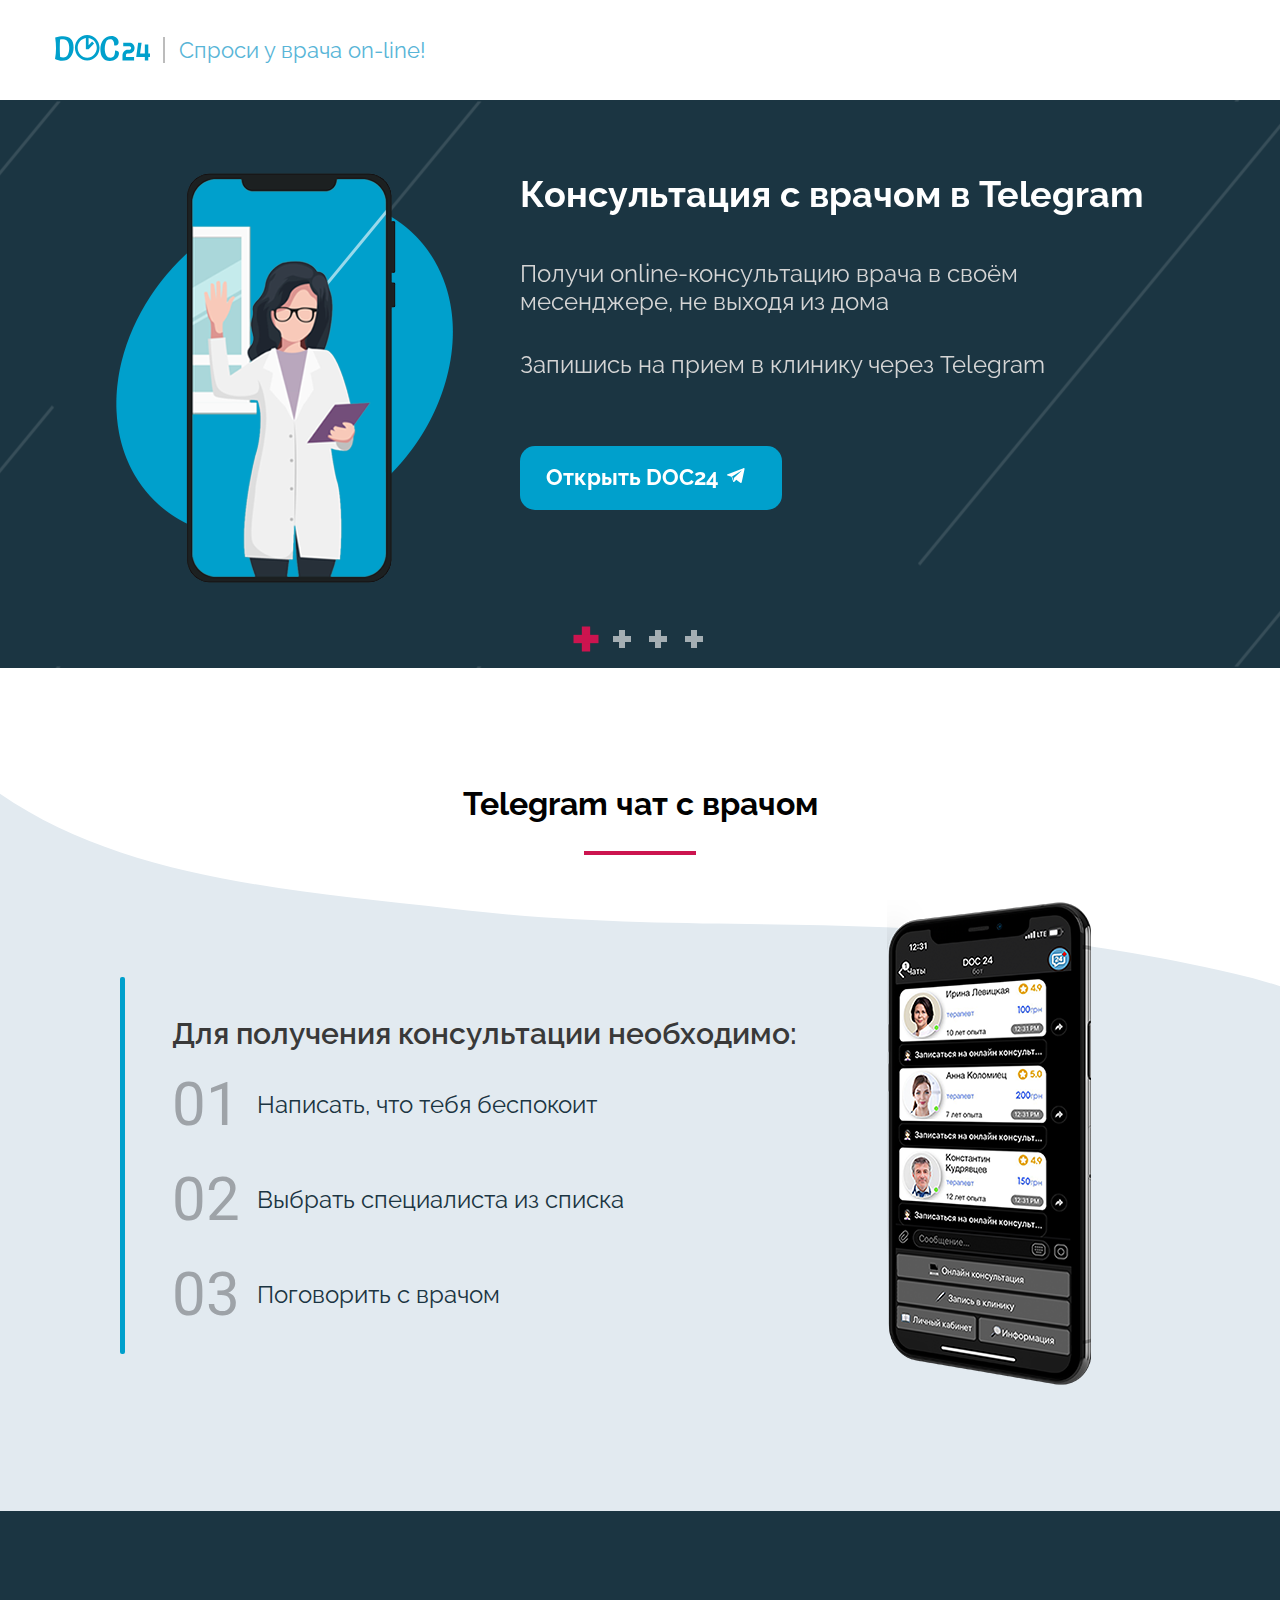
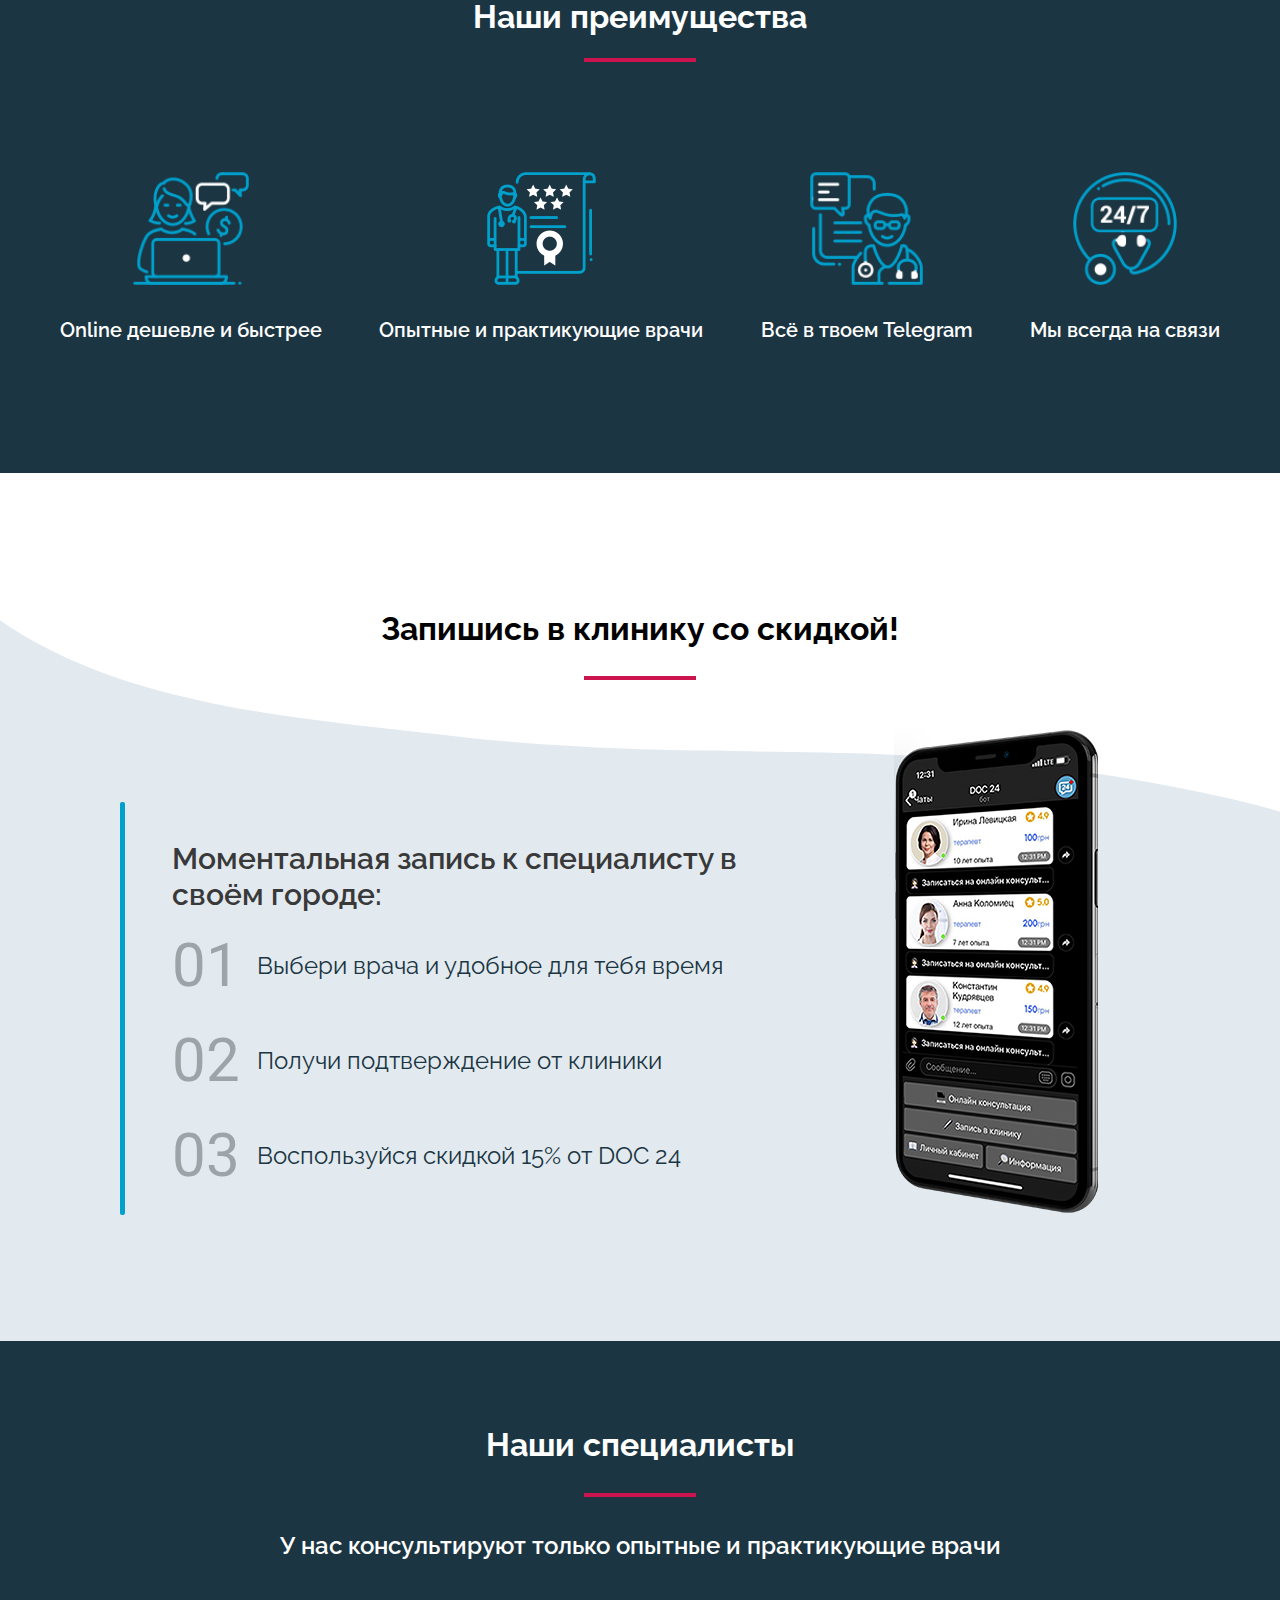
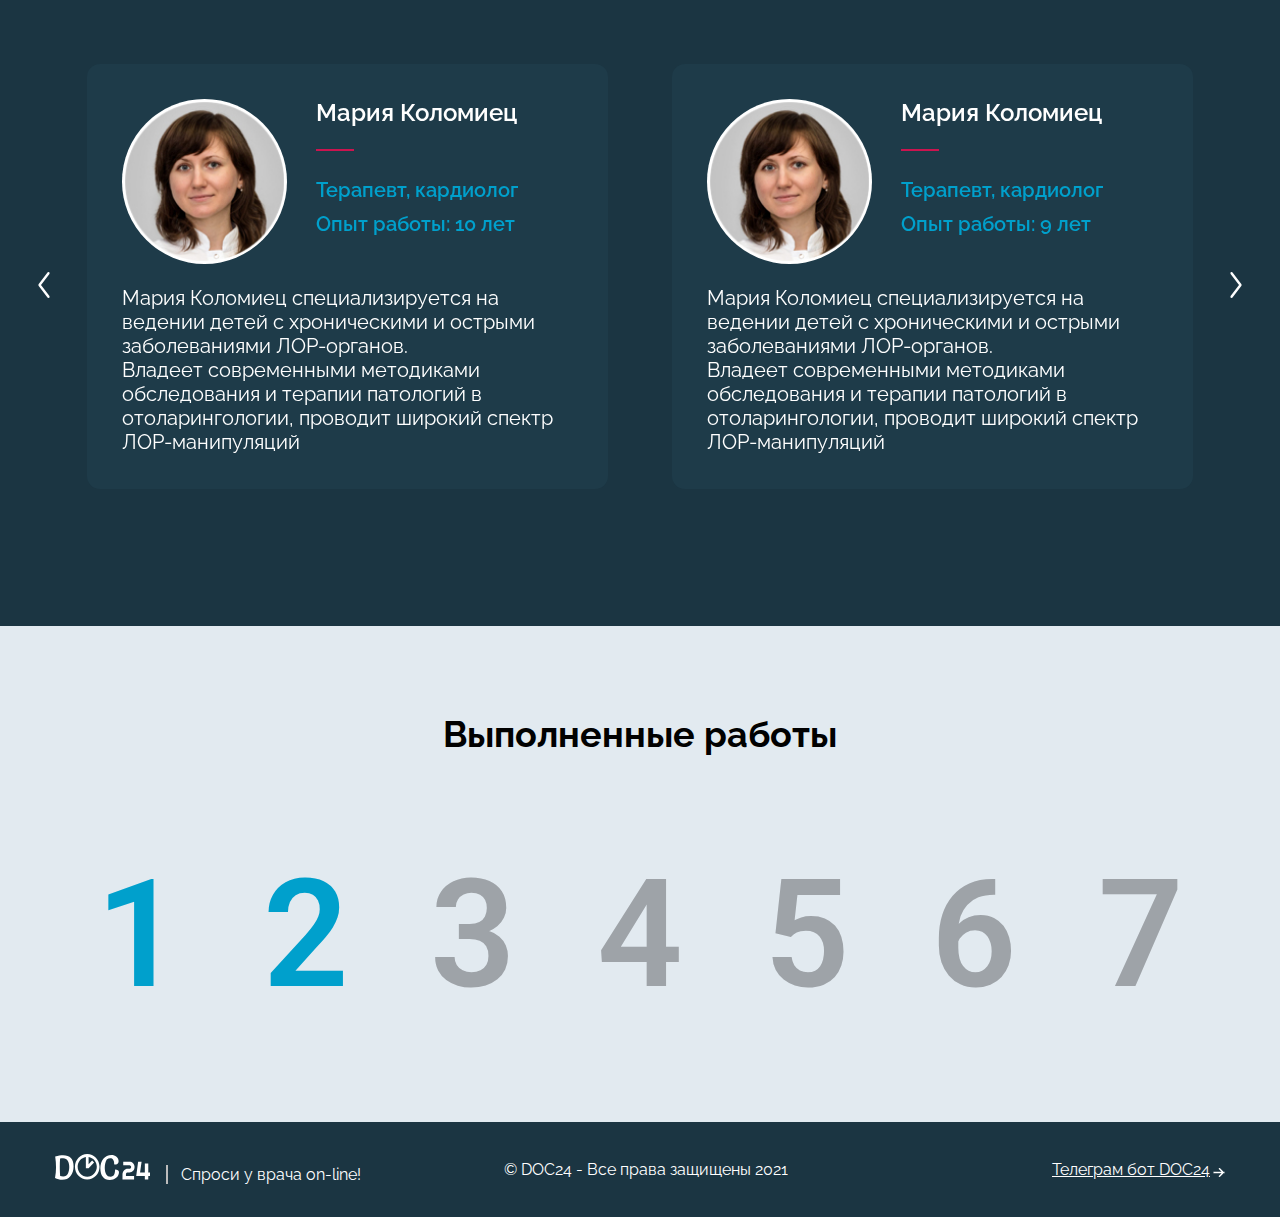
<file: index.html>
<!DOCTYPE html>
<html lang="en">

<head>
  <meta charset="UTF-8">
  <meta name="viewport" content="width=device-width, initial-scale=1.0">
  <meta http-equiv="X-UA-Compatible" content="ie=edge">
  <title>Document</title>
  <link href="https://fonts.googleapis.com/css2?family=Raleway:wght@300;400;600;700&display=swap" rel="stylesheet">
  <link href="https://fonts.googleapis.com/css2?family=Roboto:wght@900&display=swap" rel="stylesheet">
  <link rel="stylesheet" href="css/reset.css">
  <link rel="stylesheet" href="css/slick.css">
  <link rel="stylesheet" href="css/style.css">
  <link rel="stylesheet" href="css/media.css">
</head>

<body>

  <header class="header">
    <div class="container">
      <nav class="header__line">
        <a href="#">
          <svg alt="logo" class="header__logo" width="95" height="26" viewBox="0 0 95 26" fill="none"
            xmlns="http://www.w3.org/2000/svg">
            <path fill-rule="evenodd" clip-rule="evenodd"
              d="M44.5431 12.7953C44.5431 19.8619 39.0307 25.5906 32.2308 25.5906C25.4309 25.5906 19.9185 19.8619 19.9185 12.7953C19.9185 5.72864 25.4309 0 32.2308 0C39.0307 0 44.5431 5.72864 44.5431 12.7953ZM41.8071 12.7953C41.8071 18.2915 37.5196 22.7472 32.2308 22.7472C26.942 22.7472 22.6546 18.2915 22.6546 12.7953C22.6546 7.7817 26.222 3.63402 30.8628 2.94418V14.217H33.5989L39.071 8.53018L37.1363 6.5196L33.5989 10.1958V2.94418C38.2396 3.63403 41.8071 7.7817 41.8071 12.7953Z"
              fill="#00a0cc" />
            <path
              d="M61.4848 2.69554C60.0621 1.53543 58.3986 0.955378 56.4943 0.955378C53.0796 0.955378 50.3655 2.25197 48.3517 4.84514C46.3599 7.41557 45.3639 10.5206 45.3639 14.1601C45.3639 17.7996 46.1629 20.6885 47.7607 22.8268C49.3586 24.9423 51.7007 26 54.7869 26C57.1509 26 59.2741 25.2721 61.1565 23.8163C63.0389 22.3377 63.9801 20.4838 63.9801 18.2546C63.9801 17.2992 63.608 16.6168 62.8638 16.2073C62.1196 15.7752 61.1893 15.5591 60.073 15.5591C60.073 17.629 59.7775 19.2896 59.1865 20.5407C58.5518 21.9738 57.326 22.6903 55.5093 22.6903C53.5393 22.6903 52.0837 21.8486 51.1425 20.1654C50.2232 18.4593 49.7635 16.3552 49.7635 13.853C49.7635 12.3517 49.9386 10.8276 50.2889 9.28084C50.6391 7.73403 51.1316 6.48294 51.7663 5.52756C52.8389 4.68591 53.999 4.26509 55.2466 4.26509C56.5161 4.26509 57.4792 4.72003 58.1359 5.62992C58.7925 6.51706 59.1318 7.67716 59.1537 9.11024C59.1537 9.51968 59.1209 9.90639 59.0552 10.2703C59.5149 10.4751 60.1278 10.5774 60.8938 10.5774C61.6599 10.5774 62.3057 10.259 62.831 9.62205C63.3563 8.98513 63.619 8.1776 63.619 7.19947C63.619 5.35695 62.9076 3.85564 61.4848 2.69554Z"
              fill="#00a0cc" />
            <path fill-rule="evenodd" clip-rule="evenodd"
              d="M1.01781 13.5118C1.01781 17.1514 0.678541 20.6658 0 24.0551C2.29829 25.2152 4.67319 25.7953 7.12471 25.7953C10.7144 25.7953 13.5162 24.5101 15.5299 21.9396C17.5655 19.3465 18.5833 16.1619 18.5833 12.3858C18.5833 8.6098 17.6859 5.80052 15.8911 3.95801C14.1181 2.09274 11.5243 1.1601 8.10969 1.1601C5.8114 1.1601 3.17383 1.5923 0.196993 2.45669C0.744206 6.18723 1.01781 9.87227 1.01781 13.5118ZM4.79358 12.6929C4.79358 10.077 4.89208 7.38145 5.08908 4.6063C5.98651 4.33333 7.01527 4.19685 8.17536 4.19685C10.2985 4.19685 11.8636 5.10674 12.8704 6.92651C13.7898 8.54156 14.2494 10.5888 14.2494 13.0682C14.2494 15.6387 13.8226 17.811 12.9689 19.5853C12.5312 20.5179 11.8964 21.2572 11.0646 21.8031C10.2548 22.3263 9.29167 22.5879 8.17536 22.5879C7.05904 22.5879 6.05217 22.4287 5.15474 22.1102C4.91397 18.4252 4.79358 15.2861 4.79358 12.6929Z"
              fill="#00a0cc" />
            <path
              d="M79.5615 13.0452C79.5615 13.7866 79.4253 14.4863 79.1527 15.1444C78.8802 15.7942 78.5075 16.3648 78.0345 16.8563C77.5696 17.3394 77.0245 17.7226 76.3993 18.0059C75.7741 18.2891 75.1048 18.4307 74.3913 18.4307H72.6599C72.4195 18.4307 72.195 18.4765 71.9866 18.5681C71.7782 18.6598 71.5938 18.7889 71.4335 18.9555C71.2812 19.1138 71.161 19.3012 71.0728 19.5178C70.9846 19.7344 70.9405 19.9676 70.9405 20.2175V22.0044H79.0926V25.5906H67.4897V20.2175C67.4897 19.4761 67.626 18.7806 67.8985 18.1308C68.1711 17.4727 68.5398 16.9021 69.0047 16.4189C69.4777 15.9275 70.0267 15.5443 70.652 15.2694C71.2772 14.9861 71.9465 14.8445 72.6599 14.8445H74.3913C74.6318 14.8445 74.8563 14.7987 75.0647 14.7071C75.2731 14.6154 75.4534 14.4905 75.6057 14.3322C75.7661 14.1656 75.8903 13.974 75.9785 13.7574C76.0666 13.5325 76.1107 13.2951 76.1107 13.0452C76.1107 12.7953 76.0666 12.562 75.9785 12.3454C75.8903 12.1289 75.7661 11.9414 75.6057 11.7831C75.4534 11.6165 75.2731 11.4874 75.0647 11.3958C74.8563 11.3042 74.6318 11.2583 74.3913 11.2583H68.2352V7.67217H74.3913C75.1048 7.67217 75.7741 7.81378 76.3993 8.09701C77.0245 8.38024 77.5696 8.7676 78.0345 9.25908C78.5075 9.74224 78.8802 10.3087 79.1527 10.9585C79.4253 11.6082 79.5615 12.3038 79.5615 13.0452Z"
              fill="#00a0cc" />
            <path
              d="M95 22.0044H93.2806V25.5906H89.8298V22.0044H81.2088L83.1326 7.67217H86.5834L85.0804 18.4307H89.8298V9.4715H93.2806V18.4307H95V22.0044Z"
              fill="#00a0cc" />
          </svg>

        </a>
        <a href="#" class="header__link">
          Спроси у врача on-line!
        </a>
      </nav>
    </div>
    <div class="header__slider">
      <div class="header__slider-item" style="background-image: url(images/header_bg.png);">
        <div class="container">
          <div class="header__slider-content">
            <img src="images/header_img.png" alt="" class="header__slider-img">
            <div class="header__slider-descr">
              <h1 class="header__slider-title title--1">
                Консультация с врачом в Telegram
              </h1>
              <p class="header__slider-text header__slider-text--1">
                Получи online-консультацию врача
                в своём месенджере, не выходя из дома
              </p>
              <p class="header__slider-text">
                Запишись на прием в клинику через Telegram
              </p>
              <a href="#" class="header__slider-button">
                Открыть DOC24
              </a>
            </div>
          </div>
        </div>
      </div>
      <div class="header__slider-item" style="background-image: url(images/header_bg.png);">
        <div class="container">
          <div class="header__slider-content">
            <img src="images/header_img.png" alt="" class="header__slider-img">
            <div class="header__slider-descr">
              <div class="header__slider-title title--1">
                Консультация с врачом в Telegram
              </div>
              <p class="header__slider-text header__slider-text--1">
                Получи online-консультацию врача
                в своём месенджере, не выходя из дома
              </p>
              <p class="header__slider-text">
                Запишись на прием в клинику через Telegram
              </p>
              <a href="#" class="header__slider-button">
                Открыть DOC24
              </a>
            </div>
          </div>
        </div>
      </div>
      <div class="header__slider-item" style="background-image: url(images/header_bg.png);">
        <div class="container">
          <div class="header__slider-content">
            <img src="images/header_img.png" alt="" class="header__slider-img">
            <div class="header__slider-descr">
              <div class="header__slider-title title--1">
                Консультация с врачом в Telegram
              </div>
              <p class="header__slider-text header__slider-text--1">
                Получи online-консультацию врача
                в своём месенджере, не выходя из дома
              </p>
              <p class="header__slider-text">
                Запишись на прием в клинику через Telegram
              </p>
              <a href="#" class="header__slider-button">
                Открыть DOC24
              </a>
            </div>
          </div>
        </div>
      </div>
      <div class="header__slider-item" style="background-image: url(images/header_bg.png);">
        <div class="container">
          <div class="header__slider-content">
            <img src="images/header_img.png" alt="" class="header__slider-img">
            <div class="header__slider-descr">
              <div class="header__slider-title title--1">
                Консультация с врачом в Telegram
              </div>
              <p class="header__slider-text header__slider-text--1">
                Получи online-консультацию врача
                в своём месенджере, не выходя из дома
              </p>
              <p class="header__slider-text">
                Запишись на прием в клинику через Telegram
              </p>
              <a href="#" class="header__slider-button">
                Открыть DOC24
              </a>
            </div>
          </div>
        </div>
      </div>
    </div>
  </header>

  <section class="chat phone">
    <div class="container">
      <h3 class="chat__title title--2 redline phone__title">
        Telegram чат с врачом
      </h3>
      <div class="chat__item phone__item">
        <div class="chat__content phone__content">
          <div class="chat__content-title title--3 phone__content-title">
            Для получения консультации необходимо:
          </div>
          <ul class="chat__list phone__list">
            <li class="chat__points phone__points"><span>01</span> Написать, что тебя беспокоит</li>
            <li class="chat__points phone__points"><span>02</span> Выбрать специалиста из списка</li>
            <li class="chat__points phone__points"><span>03</span> Поговорить с врачом</li>
          </ul>
        </div>
        <div class="chat__image phone__image">
          <img src="images/chat_iphone.png" alt="">
        </div>
      </div>
    </div>
  </section>

  <section class="advantages">
    <div class="container">
      <h3 class="advantages__title title--1 redline">
        Наши преимущества
      </h3>
      <div class="advantages__items">
        <div class="advantages__item">
          <img src="images/item-1.png" alt="" class="advantages__item-img">
          <p class="advantages__item-text">Online дешевле и быстрее</p>
        </div>
        <div class="advantages__item">
          <img src="images/item-2.png" alt="" class="advantages__item-img">
          <p class="advantages__item-text">Опытные и практикующие
            врачи</p>
        </div>
        <div class="advantages__item">
          <img src="images/item-3.png" alt="" class="advantages__item-img">
          <p class="advantages__item-text">Всё в твоем Telegram</p>
        </div>
        <div class="advantages__item">
          <img src="images/item-4.png" alt="" class="advantages__item-img">
          <p class="advantages__item-text">Мы всегда на связи</p>
        </div>
      </div>
    </div>
  </section>

  <section class="sale phone">
    <div class="container">
      <h3 class="sale__title title--2 redline phone__title">
        Запишись в клинику со скидкой!
      </h3>
      <div class="sale__item phone__item">
        <div class="sale__content phone__content">
          <div class="sale__content-title title--3 phone__content-title">
            Моментальная запись к специалисту в своём городе:
          </div>
          <ul class="sale__list phone__list">
            <li class="sale__points phone__points"><span>01</span> Выбери врача и удобное для тебя время</li>
            <li class="sale__points phone__points"><span>02</span> Получи подтверждение от клиники</li>
            <li class="sale__points phone__points"><span>03</span> Воспользуйся скидкой 15% от DOC 24</li>
          </ul>
        </div>
        <div class="sale__image phone__image">
          <img src="images/chat_iphone.png" alt="">
        </div>
      </div>
    </div>
  </section>

  <section class="spec">
    <div class="container">
      <h3 class="spec__title title--1 redline">
        Наши специалисты
      </h3>
      <p class="spec__text">
        У нас консультируют только опытные и практикующие врачи
      </p>
      <div class="spec__slider">

        <div class="spec__slider-item">
          <div class="spec__slider-item-block">
            <img src="images/slider_photo.jpg" alt="" class="spec__slider-item-img">
            <div class="spec__slider-item-info">
              <div class="spec__slider-item-name">Мария Коломиец</div>
              <div class="spec__slider-item-prof">Терапевт, кардиолог</div>
              <div class="spec__slider-item-year">Опыт работы: 10 лет</div>
            </div>
          </div>
          <p class="spec__slider-item-text">Мария Коломиец специализируется на ведении детей с хроническими и острыми
            заболеваниями ЛОР-органов.<br>
            Владеет современными методиками обследования и терапии патологий в отоларингологии, проводит широкий спектр
            ЛОР-манипуляций</p>
        </div>
        <div class="spec__slider-item">
          <div class="spec__slider-item-block">
            <img src="images/slider_photo.jpg" alt="" class="spec__slider-item-img">
            <div class="spec__slider-item-info">
              <div class="spec__slider-item-name">Мария Коломиец</div>
              <div class="spec__slider-item-prof">Терапевт, кардиолог</div>
              <div class="spec__slider-item-year">Опыт работы: 9 лет</div>
            </div>
          </div>
          <p class="spec__slider-item-text">Мария Коломиец специализируется на ведении детей с хроническими и острыми
            заболеваниями ЛОР-органов.<br>
            Владеет современными методиками обследования и терапии патологий в отоларингологии, проводит широкий спектр
            ЛОР-манипуляций</p>
        </div>

        <div class="spec__slider-item">
          <div class="spec__slider-item-block">
            <img src="images/slider_photo.jpg" alt="" class="spec__slider-item-img">
            <div class="spec__slider-item-info">
              <div class="spec__slider-item-name">Мария Коломиец</div>
              <div class="spec__slider-item-prof">Терапевт, кардиолог</div>
              <div class="spec__slider-item-year">Опыт работы: 8 лет</div>
            </div>
          </div>
          <p class="spec__slider-item-text">Мария Коломиец специализируется на ведении детей с хроническими и острыми
            заболеваниями ЛОР-органов.<br>
            Владеет современными методиками обследования и терапии патологий в отоларингологии, проводит широкий спектр
            ЛОР-манипуляций</p>
        </div>
        <div class="spec__slider-item">
          <div class="spec__slider-item-block">
            <img src="images/slider_photo.jpg" alt="" class="spec__slider-item-img">
            <div class="spec__slider-item-info">
              <div class="spec__slider-item-name">Мария Коломиец</div>
              <div class="spec__slider-item-prof">Терапевт, кардиолог</div>
              <div class="spec__slider-item-year">Опыт работы: 7 лет</div>
            </div>
          </div>
          <p class="spec__slider-item-text">Мария Коломиец специализируется на ведении детей с хроническими и острыми
            заболеваниями ЛОР-органов.<br>
            Владеет современными методиками обследования и терапии патологий в отоларингологии, проводит широкий спектр
            ЛОР-манипуляций</p>
        </div>
        <div class="spec__slider-item">
          <div class="spec__slider-item-block">
            <img src="images/slider_photo.jpg" alt="" class="spec__slider-item-img">
            <div class="spec__slider-item-info">
              <div class="spec__slider-item-name">Мария Коломиец</div>
              <div class="spec__slider-item-prof">Терапевт, кардиолог</div>
              <div class="spec__slider-item-year">Опыт работы: 6 лет</div>
            </div>
          </div>
          <p class="spec__slider-item-text">Мария Коломиец специализируется на ведении детей с хроническими и острыми
            заболеваниями ЛОР-органов.<br>
            Владеет современными методиками обследования и терапии патологий в отоларингологии, проводит широкий спектр
            ЛОР-манипуляций</p>
        </div>
      </div>
    </div>
  </section>

  <section class="ex">
    <div class="container">
      <div class="ex__title title--2">
        Выполненные работы
      </div>
      <div class="ex__inner">
        <ul class="ex__list">
          <li class="ex__list-item">
            <a href="1/index.html" class="ex__list-link ex__list-link--done">1</a>
          </li>
          <li class="ex__list-item">
            <a href="2/index.html" class="ex__list-link ex__list-link--done">2</a>
          </li>
          <li class="ex__list-item">
            <a href="#" class="ex__list-link">3</a>
          </li>
          <li class="ex__list-item">
            <a href="#" class="ex__list-link">4</a>
          </li>
          <li class="ex__list-item">
            <a href="#" class="ex__list-link">5</a>
          </li>
          <li class="ex__list-item">
            <a href="#" class="ex__list-link">6</a>
          </li>
          <li class="ex__list-item">
            <a href="#" class="ex__list-link">7</a>
          </li>
        </ul>
      </div>
    </div>
  </section>

  <footer class="footer">
    <div class="container">
      <div class="footer__inner">
        <div class="footer__first">
          <a href="#">
            <svg alt="logo" class="footer__logo" width="95" height="26" viewBox="0 0 95 26" fill="none"
              xmlns="http://www.w3.org/2000/svg">
              <path fill-rule="evenodd" clip-rule="evenodd"
                d="M44.5431 12.7953C44.5431 19.8619 39.0307 25.5906 32.2308 25.5906C25.4309 25.5906 19.9185 19.8619 19.9185 12.7953C19.9185 5.72864 25.4309 0 32.2308 0C39.0307 0 44.5431 5.72864 44.5431 12.7953ZM41.8071 12.7953C41.8071 18.2915 37.5196 22.7472 32.2308 22.7472C26.942 22.7472 22.6546 18.2915 22.6546 12.7953C22.6546 7.7817 26.222 3.63402 30.8628 2.94418V14.217H33.5989L39.071 8.53018L37.1363 6.5196L33.5989 10.1958V2.94418C38.2396 3.63403 41.8071 7.7817 41.8071 12.7953Z"
                fill="white" />
              <path
                d="M61.4848 2.69554C60.0621 1.53543 58.3986 0.955378 56.4943 0.955378C53.0796 0.955378 50.3655 2.25197 48.3517 4.84514C46.3599 7.41557 45.3639 10.5206 45.3639 14.1601C45.3639 17.7996 46.1629 20.6885 47.7607 22.8268C49.3586 24.9423 51.7007 26 54.7869 26C57.1509 26 59.2741 25.2721 61.1565 23.8163C63.0389 22.3377 63.9801 20.4838 63.9801 18.2546C63.9801 17.2992 63.608 16.6168 62.8638 16.2073C62.1196 15.7752 61.1893 15.5591 60.073 15.5591C60.073 17.629 59.7775 19.2896 59.1865 20.5407C58.5518 21.9738 57.326 22.6903 55.5093 22.6903C53.5393 22.6903 52.0837 21.8486 51.1425 20.1654C50.2232 18.4593 49.7635 16.3552 49.7635 13.853C49.7635 12.3517 49.9386 10.8276 50.2889 9.28084C50.6391 7.73403 51.1316 6.48294 51.7663 5.52756C52.8389 4.68591 53.999 4.26509 55.2466 4.26509C56.5161 4.26509 57.4792 4.72003 58.1359 5.62992C58.7925 6.51706 59.1318 7.67716 59.1537 9.11024C59.1537 9.51968 59.1209 9.90639 59.0552 10.2703C59.5149 10.4751 60.1278 10.5774 60.8938 10.5774C61.6599 10.5774 62.3057 10.259 62.831 9.62205C63.3563 8.98513 63.619 8.1776 63.619 7.19947C63.619 5.35695 62.9076 3.85564 61.4848 2.69554Z"
                fill="white" />
              <path fill-rule="evenodd" clip-rule="evenodd"
                d="M1.01781 13.5118C1.01781 17.1514 0.678541 20.6658 0 24.0551C2.29829 25.2152 4.67319 25.7953 7.12471 25.7953C10.7144 25.7953 13.5162 24.5101 15.5299 21.9396C17.5655 19.3465 18.5833 16.1619 18.5833 12.3858C18.5833 8.6098 17.6859 5.80052 15.8911 3.95801C14.1181 2.09274 11.5243 1.1601 8.10969 1.1601C5.8114 1.1601 3.17383 1.5923 0.196993 2.45669C0.744206 6.18723 1.01781 9.87227 1.01781 13.5118ZM4.79358 12.6929C4.79358 10.077 4.89208 7.38145 5.08908 4.6063C5.98651 4.33333 7.01527 4.19685 8.17536 4.19685C10.2985 4.19685 11.8636 5.10674 12.8704 6.92651C13.7898 8.54156 14.2494 10.5888 14.2494 13.0682C14.2494 15.6387 13.8226 17.811 12.9689 19.5853C12.5312 20.5179 11.8964 21.2572 11.0646 21.8031C10.2548 22.3263 9.29167 22.5879 8.17536 22.5879C7.05904 22.5879 6.05217 22.4287 5.15474 22.1102C4.91397 18.4252 4.79358 15.2861 4.79358 12.6929Z"
                fill="white" />
              <path
                d="M79.5615 13.0452C79.5615 13.7866 79.4253 14.4863 79.1527 15.1444C78.8802 15.7942 78.5075 16.3648 78.0345 16.8563C77.5696 17.3394 77.0245 17.7226 76.3993 18.0059C75.7741 18.2891 75.1048 18.4307 74.3913 18.4307H72.6599C72.4195 18.4307 72.195 18.4765 71.9866 18.5681C71.7782 18.6598 71.5938 18.7889 71.4335 18.9555C71.2812 19.1138 71.161 19.3012 71.0728 19.5178C70.9846 19.7344 70.9405 19.9676 70.9405 20.2175V22.0044H79.0926V25.5906H67.4897V20.2175C67.4897 19.4761 67.626 18.7806 67.8985 18.1308C68.1711 17.4727 68.5398 16.9021 69.0047 16.4189C69.4777 15.9275 70.0267 15.5443 70.652 15.2694C71.2772 14.9861 71.9465 14.8445 72.6599 14.8445H74.3913C74.6318 14.8445 74.8563 14.7987 75.0647 14.7071C75.2731 14.6154 75.4534 14.4905 75.6057 14.3322C75.7661 14.1656 75.8903 13.974 75.9785 13.7574C76.0666 13.5325 76.1107 13.2951 76.1107 13.0452C76.1107 12.7953 76.0666 12.562 75.9785 12.3454C75.8903 12.1289 75.7661 11.9414 75.6057 11.7831C75.4534 11.6165 75.2731 11.4874 75.0647 11.3958C74.8563 11.3042 74.6318 11.2583 74.3913 11.2583H68.2352V7.67217H74.3913C75.1048 7.67217 75.7741 7.81378 76.3993 8.09701C77.0245 8.38024 77.5696 8.7676 78.0345 9.25908C78.5075 9.74224 78.8802 10.3087 79.1527 10.9585C79.4253 11.6082 79.5615 12.3038 79.5615 13.0452Z"
                fill="white" />
              <path
                d="M95 22.0044H93.2806V25.5906H89.8298V22.0044H81.2088L83.1326 7.67217H86.5834L85.0804 18.4307H89.8298V9.4715H93.2806V18.4307H95V22.0044Z"
                fill="white" />
            </svg>
          </a>
          <a href="#" class="footer__logo-link">
            Спроси у врача on-line!
          </a>
        </div>
        <div class="footer__copy">
          © DOC24 - Все права защищены 2021
        </div>
        <div class="footer__bot">
          <a href="" class="footer__bot-link">
            Телеграм бот DOC24
          </a>
        </div>
      </div>
    </div>
  </footer>


  <script src="https://ajax.googleapis.com/ajax/libs/jquery/3.4.1/jquery.min.js"></script>
  <script src="js/slick.min.js"></script>
  <script src="js/main.js"></script>
</body>

</html>
</file>
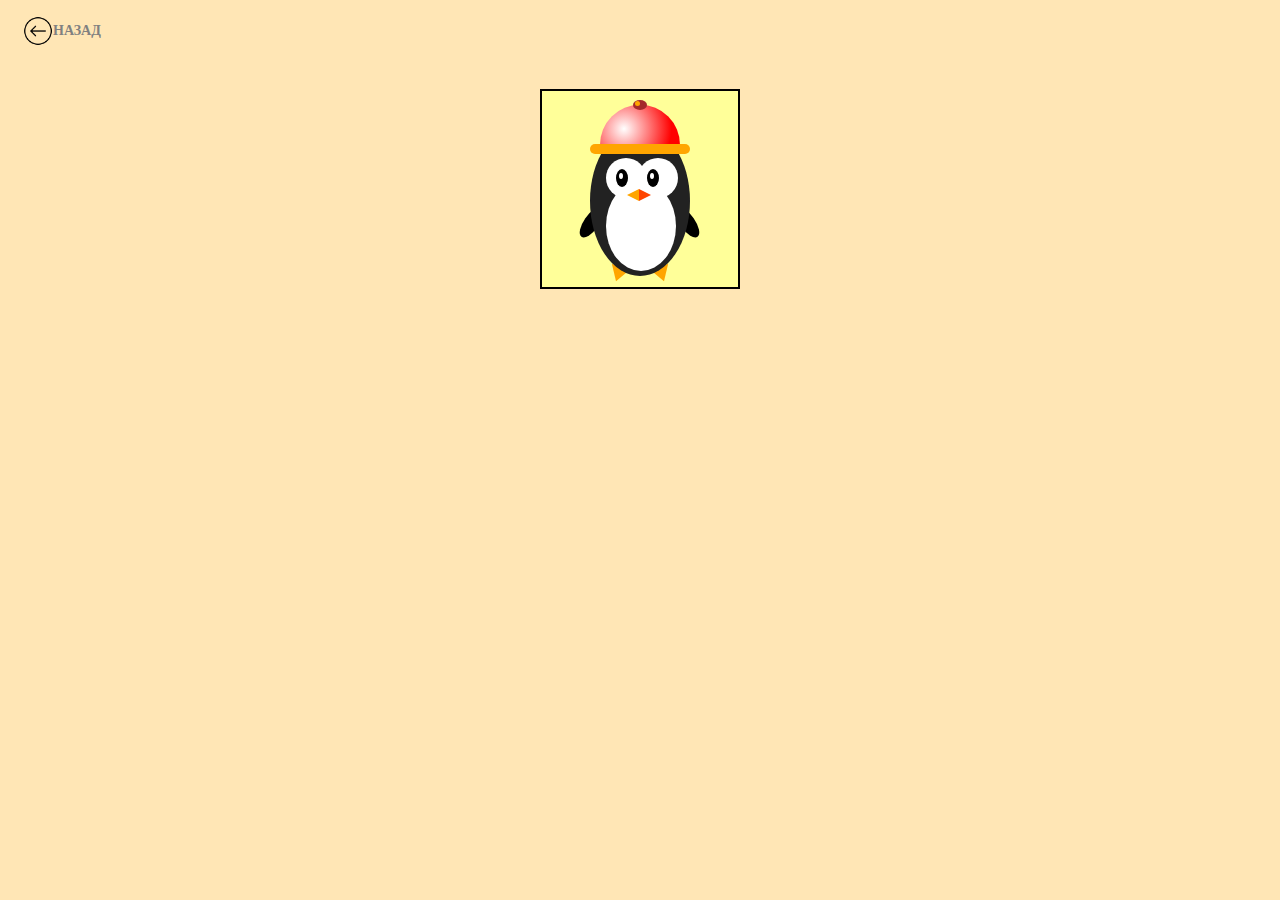
<file: 1/index.html>
<!DOCTYPE html>
<html lang="en">

<head>
  <meta charset="UTF-8">
  <meta http-equiv="X-UA-Compatible" content="IE=edge">
  <meta name="viewport" content="width=device-width, initial-scale=1.0">
  <title>Document</title>
  <link rel="stylesheet" href="zadanie1.css">
</head>

<body>
  <a class="href-back" href="../index.html">НАЗАД</a>
  <div class="content">
    <div class="penguin">
      <div class="helm">
        <div class="helm__top">

        </div>
        <div class="helm__med helm__dop">

        </div>
        <div class="helm__bot"></div>
      </div>
      <div class="body">
        <div class="body-black">
        </div>
        <div class="body-white">
          <div class="eyes eye--left"></div>
          <div class="eyes eye--right"></div>
          <div class="nose"></div>
        </div>
        <div class="hands hand--left"></div>
        <div class="hands hand--right"></div>
        <div class="legs leg-left"></div>
        <div class="legs leg-right"></div>
      </div>
    </div>
  </div>
</body>

</html>
</file>
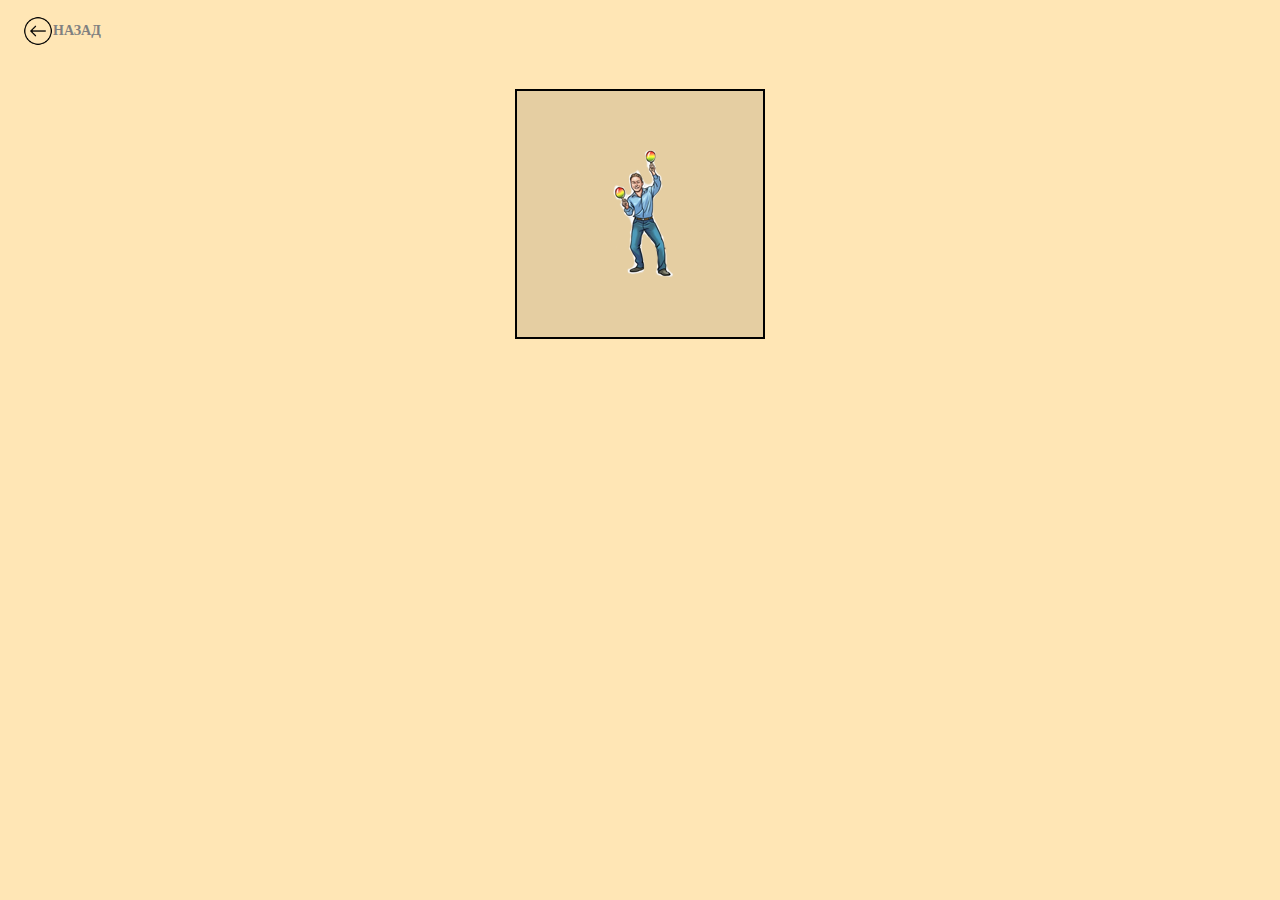
<file: 2/index.html>
<!DOCTYPE html>
<html lang="en">

<head>
  <meta charset="UTF-8">
  <meta http-equiv="X-UA-Compatible" content="IE=edge">
  <meta name="viewport" content="width=device-width, initial-scale=1.0">
  <title>Document</title>
  <link rel="stylesheet" href="zadanie2.css">
</head>

<body>
  <a class="href-back" href="../index.html">НАЗАД</a>
  <div class="flex-content">
    <div class="flex-content__ilon-1">
      <img src="img/ilon1.png" alt="1" class="flex-content__ilon-img1">
    </div>
    <div class="flex-content__ilon-2">
      <p class="flex-content__text-1">Как тебе такое?</p>
      <img src="img/ilon2.png" alt="2" class="flex-content__ilon-img2">
    </div>
    <div class="flex-content__ilon-3">
      <p class="flex-content__text-2">Это еще не тесла :)</p>
      <img src="img/ilon3.png" alt="3" class="flex-content__ilon-img3">
    </div>
  </div>
</body>

</html>
</file>
<file: css/style.css>
html{
    box-sizing: border-box;
}

*,
*::before,
*::after{
    box-sizing: inherit;
}

body{
    font-family: 'Raleway', sans-serif;
    font-weight: 400;
    font-size: 22px;
    line-height: 26px;
    color: #fff;
}

a{
    text-decoration: none;
}

.container{
    max-width: 1200px;
    padding: 0 15px;
    margin: 0 auto;
}

.title--1{
    font-size: 32px;
    line-height: 38px;
    font-weight: 700;
}

.title--2{
    font-size: 32px;
    line-height: 38px;
    color: #010101;
    font-weight: 700;
}

.title--3{
    color: #393939;
    font-size: 30px;
    line-height: 36px;
    font-weight: 600;
}

.redline{
    position: relative;
}

.redline::after{
    content: "";
    width: 112px;
    height: 4px;
    position: absolute;
    background-color: #cc144f;
    margin: 0 auto;
    left: 0;
    right: 0;
    bottom: 0;
}

.header__line{
    display: flex;
    height: 100px;
    align-items: center;
}

.header__logo{
    margin-right: 13px;
}

.header__link{
    color: #58b5d7;
    padding-left: 14px;
    border-left: 2px solid #bcbcbc;
}

.header__slider-item{
    background-position: center;
}

.header__slider-content{
    display: flex;
    max-width: 1040px;
    padding: 73px 0 85px;
    margin-left: 61px;
}

.header__slider-img{
    margin-right: 67px;
    max-width: 337px;
    max-height: 410px;
}

.header__slider-title {
    font-size: 36px;
    line-height: 42px;
    margin-bottom: 45px;
}

.header__slider-text {
    font-size: 24px;
    line-height: 28px;
    font-weight: 400;
    color: #d5d5d5;
    margin-bottom: 85px;
}

.header__slider-text--1 {
    margin-bottom: 35px;
}

.header__slider-button {
    border-radius: 15px;
    color: #fff;
    background-color: #00a0cc;
    padding: 18px 63px 20px 26px;
    font-weight: 700;
    position: relative;
}

.header__slider-button::after{
    position: absolute;
    content: "";
    width: 24px;
    height: 23px;
    background-image: url(../images/tg.svg);
    margin-left: 6px;
}

button{
    padding: 0;
}

.header .slick-slider .slick-dots button{
    border: none;
    background: #a4aeb3;
    font-size: 0;
    height: 18px;
    width: 6px;
    position: relative;
    margin-bottom: 58px;
    transition: all .5s;
}

.header .slick-slider .slick-dots button::after {
    content: "";
    height: 6px;
    width: 18px;
    background: #a4aeb3;
    position: absolute;
    left: -6px;
    top: 6px;
    transition: all .5s;
}

.header .slick-slider .slick-dots .slick-active button{
    transform: scale(1.3889);
    background: #cc144f;
}

.header .slick-slider .slick-dots .slick-active button::after{
    background: #cc144f;
}

.header .slick-slider .slick-dots li{
    display: inline-block;
    margin: 0 15px;
    height: 30px;
}

.header .slick-slider .slick-dots{
    position: relative;
    margin: -50px auto 0;
    max-width: 144px;
}

.phone{
    margin-top: 21px;
    background-color: #e2eaf0;
    padding-top: 116px;
    background-image: url(../images/bg_main.svg);
    background-repeat: no-repeat;
    background-size: cover;
    background-position: 0 -155px;
    padding-bottom: 126px;
}

.phone__title{
    text-align: center;
    margin-bottom: 45px;
    padding-bottom: 32px;
}

.phone__item {
    display: flex;
    margin-left: 70px;
}

.phone__content {
    height: 100%;
    margin-top: 77px;
    max-width: 679px;
    margin-right: 90px;
    padding: 39px 0 45px 47px;
    position: relative;
}

.phone__content::before{
    border-left: 5px solid #00a0cc;
    border-radius: 2px;
    position: absolute;
    content: "";
    height: 100%;
    left: -5px;
    top: 0;
}

.phone__content-title{
    margin-bottom: 39px;
}

.phone__list {
    font-size: 24px;
    line-height: 28px;
    font-weight: 400;
}

.phone__points{
    position: relative;
    margin-left: 85px;
    color: #1b3542;
}

.phone__points +.phone__points {
    margin-top: 67px;
}

.phone__points span{
    font-family: 'Roboto', sans-serif;
    font-size: 60px;
    line-height: 72px;
    color: #9ea3a8;
    margin-right: 25px;
    position: absolute;
    left: -85px;
    transform: translateY(-50%);
    top: 50%;
}

.phone__image {
    display: flex;
    align-items: center;
}

.advantages{
    background-color: #1b3542;
    padding: 87px 0 131px;
}

.advantages__title{
    text-align: center;
    padding-bottom: 26px;
    margin-bottom: 110px;
}

.advantages__items{
    display: flex;
    justify-content: space-between;
}

.advantages__item{
    text-align: center;
    margin: 0 5px;
}

.advantages__item-img{
    min-height: 113px;
    margin-bottom: 33px;
}

.advantages__item-text{
    font-size: 20px;
    line-height: 24px;
    font-weight: 600;
}

.spec {
    background-color: #1b3542;
    padding: 85px 0 137px;
}

.spec__title {
    text-align: center;
    padding-bottom: 33px;
    margin-bottom: 35px;
}

.spec__text {
    text-align: center;
    margin-bottom: 104px;
    font-size: 24px;
    line-height: 28px;
    font-weight: 600;
}

.spec__slider {
    display: flex;
    justify-content: space-around;
} 

.spec__slider-item {
    padding: 35px;
    background-color: #1e3b49;
    border-radius: 13px;
    margin: 0 32px;
    font-size: 20px;
    line-height: 24px;
    font-weight: 600;
}

.spec__slider-item-block {
    display: flex;
    margin-bottom: 22px;
}

.spec__slider-item-img {
    border-radius: 50%;
    margin-right: 29px;
    height: 165px;
}

.spec__slider-item-info{
    color: #00a0cc;
}

.spec__slider-item-name {
    font-size: 24px;
    line-height: 28px;
    font-weight: 600;
    padding-bottom: 24px;
    margin-bottom: 27px;
    position: relative;
    color: #fff;
}

.spec__slider-item-name::after{
    content: "";
    width: 38px;
    height: 2px;
    position: absolute;
    background-color: #cc144f;
    left: 0;
    bottom: 0;
}

.spec__slider-item-prof {
    margin-bottom: 10px;
}

.spec__slider-item-text {
    font-weight: 400;
}

.spec .slick-arrow{
    border: none;
    background-color: transparent;
    width: 26px;
    height: 16px;
    position: absolute;
    top: 50%;
    transform: translateY(-50%);
    z-index: 7;
}

.spec .slick-prev{
    left: -30px;
    transform: rotate(-90deg);
}

.spec .slick-next{
    right: -30px;
    transform: rotate(90deg);
}

.ex {
  background-color: #e2eaf0;
  padding: 87px 0 97px;
  text-align: center;
}

.ex__title {
  font-size: 36px;
  line-height: 42px;
  margin-bottom: 90px;
}

.ex__inner {
  font-size: 24px;
  line-height: 28px;
  color: #000;
  font-weight: 600;
  font-family: 'Roboto', sans-serif;
}

.ex__list {
  display: flex;
  justify-content: space-around;
  flex-wrap: wrap;
}

.ex__list-link {
  color: #9ea3a8;
  font-size: 150px;
  line-height: 180px;
}

.ex__list-link--done{
  color: #00a0cc;
}

.footer {
    background-color: #1b3542;
    padding: 32px 0;
}

.footer__inner{
    display: flex;
    align-items: center;
    justify-content: space-between;
}

.footer__first {
    width: 34%;
}

.footer__logo {
    margin-right: 10px;
}

.footer__logo-link {
    font-size: 16px;
    line-height: 20px;
    color: #fff;
    padding-left: 13px;
    border-left: 2px solid #bcbcbc;
}

.footer__copy {
    font-size: 16px;
    line-height: 20px;
}

.footer__bot{
    width: 33%;
}

.footer__bot-link {
    color: #fff;
    font-size: 16px;
    line-height: 20px;
    text-decoration: underline;
    position: relative;
    padding-right: 15px;
    float: right;
}

.footer__bot-link::after{
    position: absolute;
    content: '';
    background-image: url(../images/footer_arrow.svg);
    width: 12px;
    height: 11px;
    top: 36%;
    margin-left: 3px;
    transform: rotate(90deg);

}
</file>
<file: 1/zadanie1.css>
html{
  box-sizing: border-box;
}

*,
*::before,
*::after{
  box-sizing: inherit;
}

body{
  background-color: rgb(255, 230, 181);
}

.href-back{
  color: gray;
  position: relative;
  padding-left: 30px;
  text-decoration: none;
  font-size: 14px;
  font-weight: 700;
  margin-left: 15px;
  margin-top: 15px;
  transition: all .5s;
  display: inline-block;
}

.href-back:hover{
  color: black;
}

.href-back::before{
  content: '';
  width: 30px;
  height: 30px;
  position: absolute;
  background-image: url(img/arrow-back.png);
  left: 0;
  top: 50%;
  transform: translateY(-50%);
  background-size: contain;
}

.content{
  margin: 50px auto 0 auto;
  width: 200px;
  height: 200px;
  background-color: #ffff99;
  border: 2px solid #000;
  position: relative;
  z-index: 0;
}

.penguin{
  position: absolute;
  left: 50%;
  top: 50%;
}

.helm{
  position: absolute;
  z-index: 2;
  width: 50px;
  height: 50px;
  transform: translate(0%,-90%);
}

.helm__top{
  position: absolute;
  width: 14px;
  height: 10px;
  background-color: brown;
  border-radius: 50%;
  z-index: 5;
  top: -89%;
  left: -14%;
}

.helm__top::after{
  position: absolute;
  content: '';
  width: 5px;
  height: 5px;
  background-color: orange;
  border-radius: 50%;
  left: 17%;
  top: 17%;
}

.helm__med{
  position: absolute;
  overflow: hidden;
	width: 80px;
  transform: translate(-50%, -98%);
}

.helm__med:before{    
	content:"";
	position:absolute;
  left:0;
  right:0;
	height: 80px;
	border-radius: 100%;
  background: radial-gradient(at 30% 30%, white 0%, red 60%);
}

.helm__dop{
	height: 40px;
}

.helm__bot{
  position: absolute;
  width: 100px;
  height: 10px;
  border-radius: 10px;
  background-color: orange;
  top: 0%;
  left: 0%;
  transform: translateX(-50%);
  
}

.body{
  position: absolute;
  width: 50px;
  height: 50px;
}

.body-black{
  width: 100px;
  height: 150px;
  background-color: #222222;
  border-radius: 50%;
  position: absolute;
  transform: translate(-50%, -42%);
  z-index: 1;
}

.body-white{
  position: absolute;
  background-color: #fff;
  width: 70px;
  height: 90px;
  border-radius: 50%;
  top: -17%;
  left: -68%;
  z-index: 2;
}

.body-white::after,
.body-white::before{
  position: absolute;
  content: '';
  background-color: #fff;
  width: 40px;
  height: 40px;
  border-radius: 50%;
  top: -25%;
}

.body-white::before{
  left: 45%;
}

.eyes {
  position: absolute;
  width: 12px;
  height: 18px;
  background-color: #000;
  border-radius: 50%;
  left: 14%;
  top: -13%;
  z-index: 2;
}

.eyes::before{
  position: absolute;
  content: '';
  background-color: #fff;
  width: 4px;
  height: 6px;
  border-radius: 50%;
  top: 23%;
  left: 25%;
}

.eye--right {
  left: 59%;
}

.nose {
  position: absolute;
  z-index: 1;
	border-top: 6px solid transparent;
	border-right: 12px solid orange;
	border-bottom: 6px solid transparent;
  top: 9%;
  left: 30%;
}

.nose::after{
  position: absolute;
  content: '';
	border-top: 6px solid transparent;
	border-left: 12px solid orangered;
	border-bottom: 6px solid transparent;
  left: 12px;
  top: -6px;
}

.hands{
  background-color: #000;
  width: 15px;
  height: 35px;
  border-radius: 50%;
  position: absolute;
  transform: rotate(35deg);
  top: 32%;
  left: -112%;
  z-index: -1;
}

.hand--right{
  transform: rotate(-35deg);
  right: -10%;
  left: auto;
}

.legs{
	border-top: 8px solid transparent;
	border-right: 16px solid orange;
	border-bottom: 8px solid transparent;
  position: absolute;
  bottom: -77%;
  transform: rotate(50deg);
  left: -62%;
  z-index: -1;
}

.leg-right{
  transform: rotate(130deg);
  right: 39%;
  left: auto;
}
</file>
<file: 2/zadanie2.css>
html{
  box-sizing: border-box;
}

*,
*::before,
*::after{
  box-sizing: inherit;
}

body{
  background-color: rgb(255, 230, 181);
}

.href-back{
  color: gray;
  position: relative;
  padding-left: 30px;
  text-decoration: none;
  font-size: 14px;
  font-weight: 700;
  margin-left: 15px;
  margin-top: 15px;
  transition: all .5s;
  display: inline-block;
}

.href-back:hover{
  color: black;
}

.href-back::before{
  content: '';
  width: 30px;
  height: 30px;
  position: absolute;
  background-image: url(img/arrow-back.png);
  left: 0;
  top: 50%;
  transform: translateY(-50%);
  background-size: contain;
}

.flex-content{
  margin: 50px auto 0 auto;
  width: 250px;
  height: 250px;
  background-color: rgba(0,0,0, .1);
  display: flex;
  overflow: hidden;
  align-items: center;
  justify-content: flex-start;
  font-weight: 700;
  font-size: 20px;
  border: 2px solid #000;
}

.flex-content__ilon-1 {
  width: 250px;
  height: 250px;
}

.flex-content__ilon-2 {
  opacity: 0;
  transform: translate(-100%);
  width: 250px;
  height: 250px;
  display: flex;
  flex-direction: column;
  justify-content: flex-end;
}

.flex-content__text-1{
  margin-bottom: -40px;
  text-align: center;
}

.flex-content__ilon-3 {
  width: 250px;
  height: 250px;
  display: flex;
  flex-direction: column;
  opacity: 0;
  transform: translate(-200%);
  justify-content: flex-end;
}

.flex-content__text-2{
  margin-bottom: -95px;
  color: white;
}

.flex-content:hover .flex-content__ilon-1{
  opacity: 0;
}

.flex-content:hover .flex-content__ilon-2{
    opacity: 1;
    transition: 1s;
}

.flex-content:active .flex-content__ilon-2{
  opacity: 0;
  transition: 0s;
}

.flex-content:active .flex-content__ilon-3{
  opacity: 1;
  transition: transform 3s ease-in;
  transform: translate(-75%, -125%);
 
}

.flex-content:active{
  filter: sepia(100%);
  background-image: url(img/space.png);
}
</file>
<file: css/media.css>
@media(max-width: 1250px){
    .spec .slick-prev{
        left: 0px;
    }
    
    .spec .slick-next{
        right: 0px;
    }
}

@media(max-width: 1030px){
    .spec__slider-item-block{
        display: block;
    }

    .spec__slider-item-img{
        margin: 0 auto 15px;
        
    }

    .spec__slider-item-name{
        text-align: center;
        padding-bottom: 15px;
        margin-bottom: 15px;
    }

    .spec__slider-item-name::after{
        right: 0;
        margin: 0 auto;
    }

    .spec__slider-item-prof,
    .spec__slider-item-year{
        text-align: center;
    } 
}

@media(max-width: 950px){
    .spec__slider-item-text{
        font-size: 16px;
        line-height: 20px;
    }

    .footer__inner{
        flex-flow: wrap;
        text-align: center;
    }

    .footer__first{
        width: 100%;
        margin-bottom: 12px;
        order: 1;
    }

    .footer__copy{
        order: 3;
        width: 100%;
    }

    .footer__bot{
        width: 100%;
        margin-bottom: 12px;
        order: 2;
    }

    .footer__bot-link{
        float: none;
    }
}

@media(max-width: 850px){
    .spec__slider-item{
        margin: 0 20px;
    }
}

@media(max-width: 780px){
    .title--1,
    .title--2,
    .title--3{
        font-size: 24px;
        line-height: 28px;
    }

    .header__slider-text{
        font-size: 16px;
        line-height: 20px;
        margin-bottom: 40px;
    }

    .header__slider-text--1{
        margin-bottom: 10px;
    }

    .header__slider-img{
        margin-right: 10px;
    }
}

@media(max-width: 730px){
    .spec__slider-item-text{
        text-align: center;
    }

    .header__slider-content{
        display: block;
        margin-left: 0;
    }

    .header__slider-img{
        margin: 0 auto;
        margin-bottom: 30px;
    }

    .header__slider-title{
        text-align: center;
    }

    .header__slider-text{
        text-align: center;
    }

    .header__slider-button{
        text-align: center;
        max-width: 300px;
        display: block;
        margin: 0 auto;
    }

    .phone__content{
        margin-top: 50px;
    }

    .phone__list {
        font-size: 16px;
        line-height: 20px;
        font-weight: 400;
    }

    .phone__points{
        margin-left: 50px;
    }

    .phone__points span{
        font-size: 40px;
        line-height: 48px;
        margin-right: 15px;
        left: -60px;
    }

    .phone__points +.phone__points {
        margin-top: 35px;
    }
}

@media(max-width: 630px){
    .advantages__items{
        flex-wrap: wrap;
    }

    .advantages__item{
        width: 48%;
        margin-bottom: 30px;
    }

    .phone__image{
        display: none;
    }

    .phone__item{
        margin-left: 30px;
    }

    .phone__content {
        margin-top: 0px;
        margin-right: 0px;
        padding: 29px 0 45px 37px;
    }
}

@media(max-width: 550px){
    .advantages__item{
        width: 100%;
        margin-bottom: 30px;
    }

    .advantages__title {
        margin-bottom: 47px;
    }

    .advantages__item-text {
        font-size: 16px;
        line-height: 20px;
    }

    .advantages__item-img {
        margin-bottom: 15px;
    }

    .advantages {
        padding: 51px 0 20px;
    }

    .phone {
        padding-top: 56px;
        padding-bottom: 68px;
    }

    .spec {
        padding: 50px 0 50px;
    }

    .ex {
        padding: 40px 0 55px;
    }

    .header__slider-content {
        padding-bottom: 33px;
    }

    .spec__text {
        margin-bottom: 40px;
    }
}

@media(max-width: 400px){
    .ex__inner {
        font-size: 16px;
        line-height: 22px;
        color: #000;
    }

    .ex__title {
        margin-bottom: 20px;
    }

    .ex {
        padding: 33px 0 35px;
    }

    .header__slider-img {
        max-height: 350px;
    }

    .header__link{
        font-size: 18px;
        line-height: 22px;
    }

    .footer__logo-link {
        font-size: 14px;
        line-height: 18px;
    }
}
</file>
